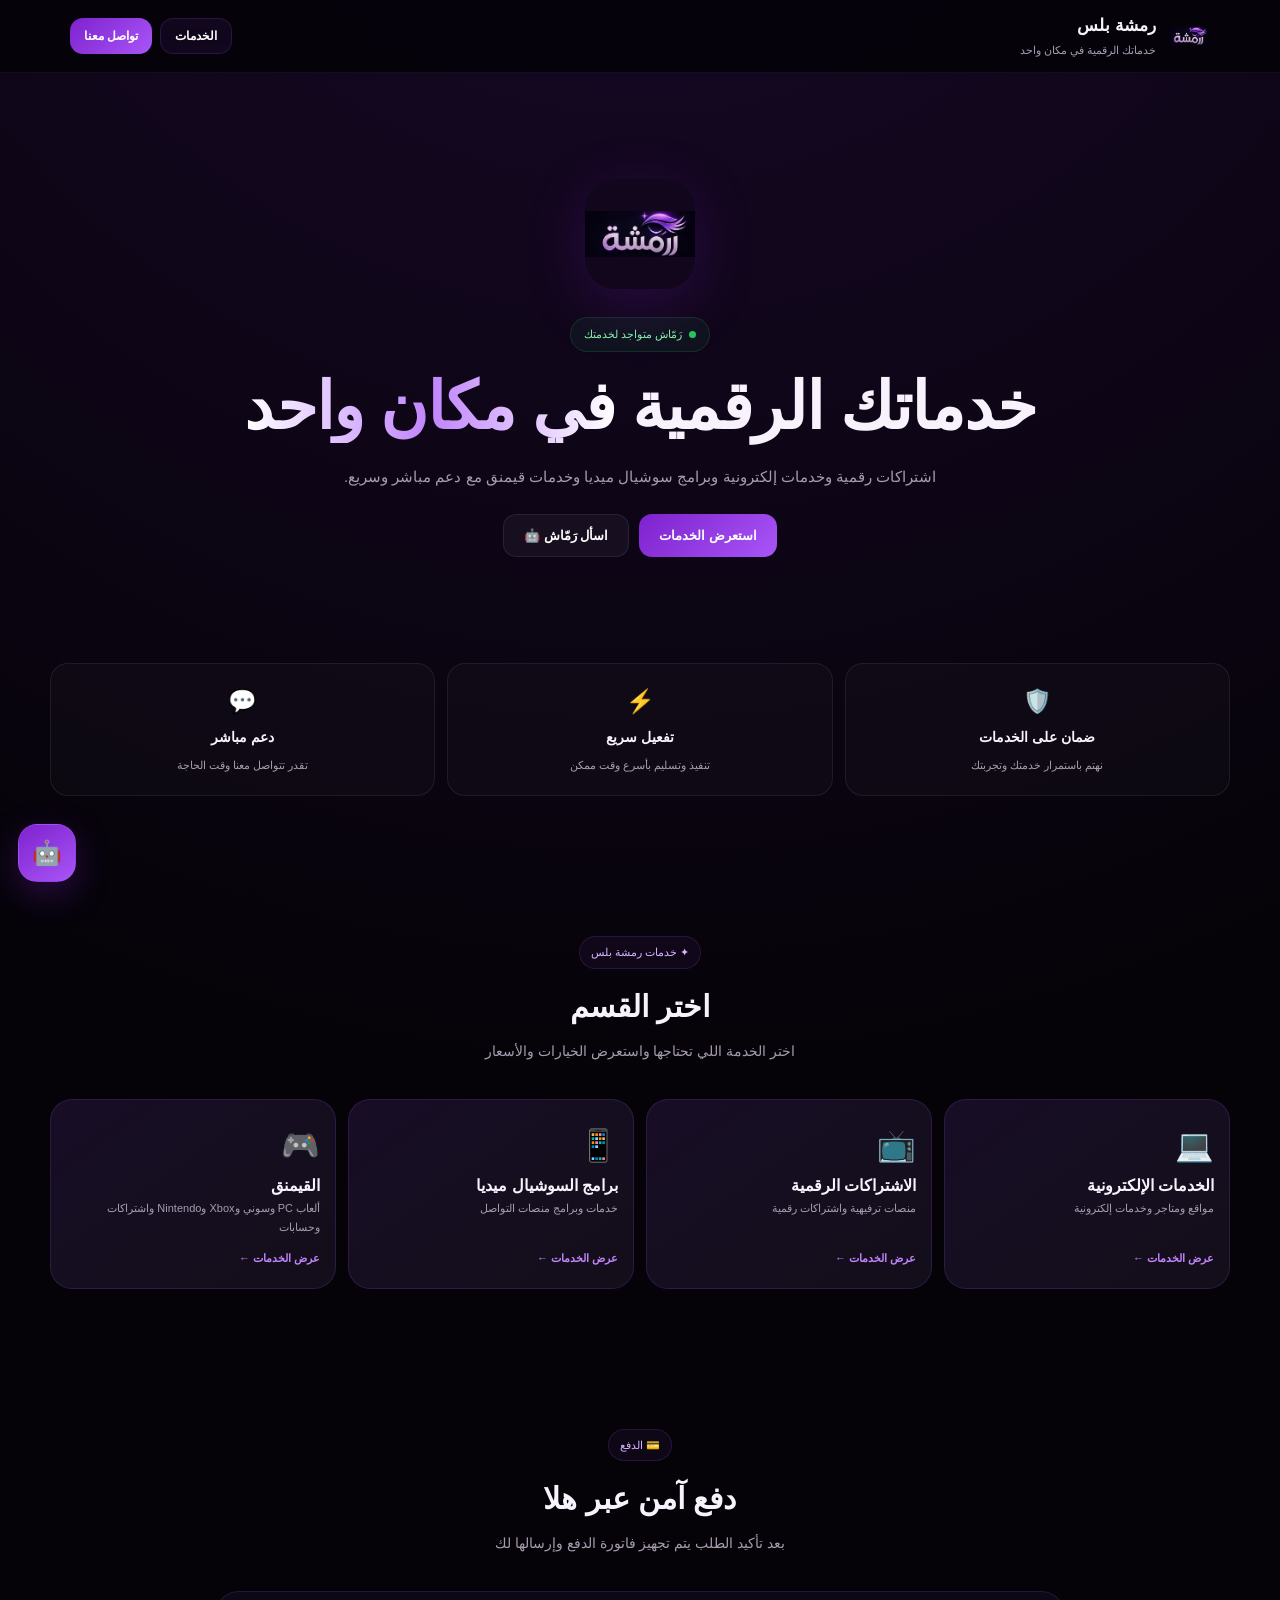
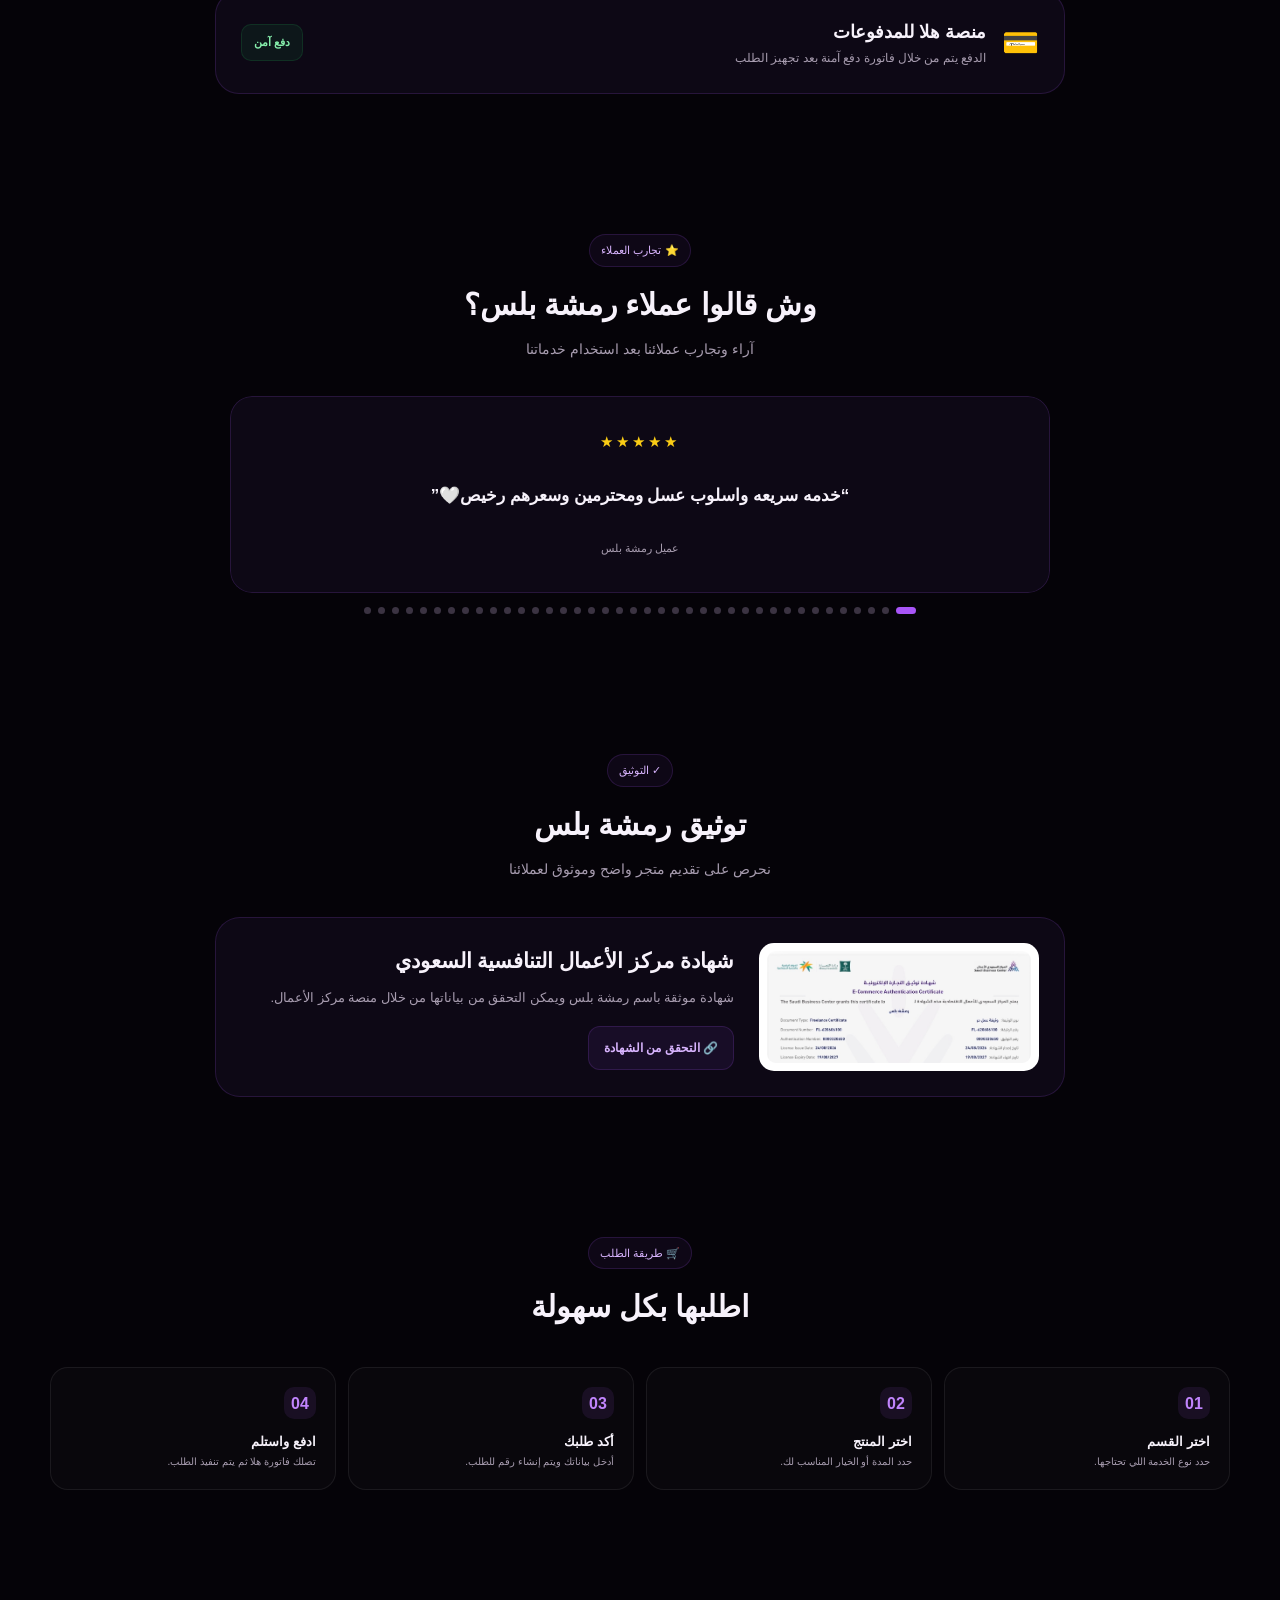
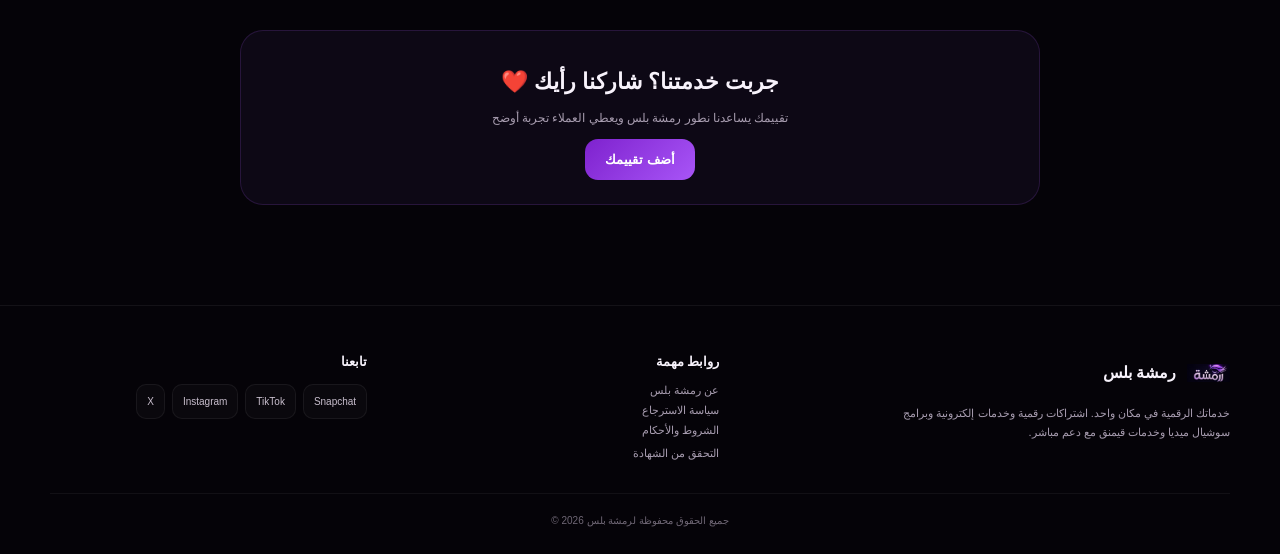
<file: index.html>
<!DOCTYPE html>
<html lang="ar" dir="rtl">
<head>
<meta charset="UTF-8">
<meta name="viewport" content="width=device-width, initial-scale=1.0">
<title>رمشة بلس | اشتراكات رقمية وخدمات إلكترونية</title>
<meta name="description" content="رمشة بلس - خدمات إلكترونية واشتراكات رقمية وبرامج سوشيال ميديا وخدمات قيمنق مع دعم مباشر.">
<meta name="robots" content="index,follow">
<link rel="canonical" href="https://ramshaplus.store/">
<link rel="icon" href="IMG_1574.jpeg">
<link rel="apple-touch-icon" href="IMG_1574.jpeg">

<script async src="https://www.googletagmanager.com/gtag/js?id=G-39RQ039RLK"></script>
<script>
window.dataLayer=window.dataLayer||[];
function gtag(){dataLayer.push(arguments);}
gtag('js',new Date());
gtag('config','G-39RQ039RLK');
</script>

<style>
*{box-sizing:border-box;margin:0;padding:0}
:root{--bg:#050308;--card:#0d0815;--purple:#a855f7;--purple2:#7e22ce;--text:#f7f2fb;--muted:#a79caf;--green:#22c55e;--border:rgba(168,85,247,.17);--shadow:0 20px 60px rgba(0,0,0,.38)}
html{scroll-behavior:smooth}
body{background:radial-gradient(circle at 50% -10%,rgba(126,34,206,.18),transparent 35%),var(--bg);color:var(--text);font-family:Tahoma,Arial,sans-serif;line-height:1.7;overflow-x:hidden}
body.modal-open{overflow:hidden}
button,input{font-family:inherit}
button{cursor:pointer}
a{color:inherit;text-decoration:none}
img{max-width:100%}
.header{position:sticky;top:0;z-index:1000;background:rgba(5,3,8,.88);backdrop-filter:blur(18px);border-bottom:1px solid rgba(255,255,255,.05)}
.header-inner{max-width:1180px;margin:auto;min-height:72px;padding:10px 20px;display:flex;align-items:center;justify-content:space-between;gap:15px}
.brand,.footer-brand{display:flex;align-items:center;gap:11px}
.brand img,.footer-brand img{width:43px;height:43px;object-fit:contain;border-radius:13px}
.brand-name{font-size:17px;font-weight:900}.brand-sub{font-size:11px;color:var(--muted)}
.header-actions{display:flex;gap:8px}
.header-btn,.btn{border-radius:13px;padding:10px 14px;font-weight:900;font-size:12px;transition:.2s}
.header-btn{border:1px solid var(--border);background:rgba(168,85,247,.08);color:#fff}
.header-btn.primary,.btn-primary{background:linear-gradient(135deg,var(--purple2),var(--purple));border:0;color:white}
.container{width:min(1180px,calc(100% - 32px));margin:auto}
.section{padding:70px 0}
.section-head{text-align:center;max-width:700px;margin:0 auto 35px}
.section-kicker{display:inline-block;padding:6px 11px;border:1px solid var(--border);border-radius:999px;color:#d8b4fe;background:rgba(168,85,247,.06);font-size:11px;margin-bottom:12px}
.section-title{font-size:30px;font-weight:900}.section-desc{color:var(--muted);font-size:14px;margin-top:8px}
.hero{min-height:590px;display:flex;align-items:center;text-align:center}
.hero-inner{max-width:850px;margin:auto}
.hero-logo{width:110px;height:110px;object-fit:contain;border-radius:30px;margin-bottom:20px;box-shadow:0 15px 60px rgba(126,34,206,.22)}
.online-badge{display:table;margin:0 auto 16px;padding:7px 13px;border-radius:999px;background:rgba(34,197,94,.07);border:1px solid rgba(34,197,94,.16);color:#86efac;font-size:11px}
.online-dot{display:inline-block;width:7px;height:7px;background:var(--green);border-radius:50%;margin-left:7px}
.hero h1{font-size:clamp(34px,6vw,65px);line-height:1.2;font-weight:900;letter-spacing:-1px}
.hero h1 span{background:linear-gradient(90deg,#fff,#c084fc,#fff);-webkit-background-clip:text;color:transparent}
.hero p{color:var(--muted);font-size:15px;max-width:650px;margin:18px auto 25px}
.hero-actions{display:flex;justify-content:center;flex-wrap:wrap;gap:10px}
.btn{padding:13px 20px;font-size:13px}.btn-secondary{color:white;background:rgba(255,255,255,.045);border:1px solid rgba(255,255,255,.08)}
.trust-grid{display:grid;grid-template-columns:repeat(3,1fr);gap:12px}
.trust-card{padding:18px;background:rgba(255,255,255,.025);border:1px solid rgba(255,255,255,.07);border-radius:18px;text-align:center}
.trust-icon{font-size:23px;margin-bottom:5px}.trust-card strong{display:block;font-size:14px}.trust-card span{color:var(--muted);font-size:11px}
.categories{display:grid;grid-template-columns:repeat(4,1fr);gap:12px}
.category-card{min-height:175px;padding:20px 15px;background:linear-gradient(145deg,rgba(168,85,247,.07),rgba(255,255,255,.025)),var(--card);border:1px solid var(--border);border-radius:22px;display:flex;flex-direction:column;justify-content:space-between;cursor:pointer;transition:.25s}
.category-card:hover{transform:translateY(-4px);border-color:rgba(168,85,247,.4)}
.category-icon{font-size:31px}.category-title{font-size:16px;font-weight:900}.category-desc{color:var(--muted);font-size:11px}.category-open{color:#c084fc;font-size:11px;font-weight:800;margin-top:12px}

/* أقسام القيمنق الفرعية */
.gaming-subcategories{display:grid;grid-template-columns:repeat(2,minmax(0,1fr));gap:13px}
.gaming-subcategory{min-width:0;min-height:175px;padding:17px;background:linear-gradient(145deg,rgba(168,85,247,.09),rgba(255,255,255,.02)),var(--card);border:1px solid var(--border);border-radius:20px;display:flex;align-items:center;gap:14px;text-align:right;color:var(--text);transition:transform .2s,border-color .2s}
.gaming-subcategory:hover{transform:translateY(-3px);border-color:rgba(168,85,247,.5)}
.gaming-subcategory img{width:76px;height:76px;flex:0 0 76px;object-fit:contain;border-radius:15px;background:rgba(255,255,255,.04);padding:5px}
.gaming-subcategory-icon{width:76px;height:76px;flex:0 0 76px;display:grid;place-items:center;font-size:36px;background:rgba(168,85,247,.1);border-radius:15px}
.gaming-subcategory-title{font-size:14px;font-weight:900}
.gaming-subcategory-desc{font-size:10px;color:var(--muted);margin-top:4px}
.gaming-subcategory-open{font-size:10px;color:#c084fc;font-weight:900;margin-top:9px}
.category-back-wrap{margin-bottom:15px}
.category-back{width:100%;padding:11px 14px;border:1px solid var(--border);background:rgba(168,85,247,.07);border-radius:12px;color:#d8b4fe;font-weight:900;font-size:12px;text-align:right}
.category-back:hover{background:rgba(168,85,247,.14)}

.payment-card{max-width:850px;margin:auto;padding:25px;border:1px solid var(--border);border-radius:24px;background:var(--card);display:flex;align-items:center;justify-content:space-between;gap:25px}
.payment-info{display:flex;align-items:center;gap:16px}.payment-icon{font-size:30px}.payment-info h3{font-size:18px}.payment-info p{color:var(--muted);font-size:12px}
.payment-tag{padding:8px 12px;border-radius:10px;background:rgba(34,197,94,.08);border:1px solid rgba(34,197,94,.14);color:#86efac;font-size:11px;font-weight:800}
.overlay{position:fixed;inset:0;background:rgba(0,0,0,.75);backdrop-filter:blur(8px);z-index:2000;display:none;padding:18px;overflow-y:auto}
.overlay.active{display:flex;align-items:center;justify-content:center}
.modal{width:min(900px,100%);max-height:90vh;overflow:auto;background:#0a0710;border:1px solid rgba(168,85,247,.2);border-radius:24px;box-shadow:var(--shadow)}
.modal-head{position:sticky;top:0;z-index:2;background:rgba(10,7,16,.96);border-bottom:1px solid rgba(255,255,255,.06);padding:17px 20px;display:flex;align-items:center;justify-content:space-between;gap:10px}
.modal-title{font-size:18px;font-weight:900}.modal-close{width:36px;height:36px;border-radius:11px;border:1px solid rgba(255,255,255,.07);background:rgba(255,255,255,.04);color:#fff;font-size:18px}
.modal-body{padding:20px}.products-grid{display:grid;grid-template-columns:repeat(2,minmax(0,1fr));gap:12px}
.product{padding:16px;border:1px solid rgba(255,255,255,.065);background:rgba(255,255,255,.025);border-radius:18px}
.product-top{display:flex;justify-content:space-between;gap:10px;align-items:flex-start}.product-name{font-weight:900;font-size:14px}.product-desc{color:var(--muted);font-size:10px;margin-top:3px}
.product-options{display:flex;flex-wrap:wrap;gap:7px;margin-top:13px}
.option-btn{flex:1;min-width:90px;border:1px solid rgba(168,85,247,.16);background:rgba(168,85,247,.05);color:#eee;padding:9px 7px;border-radius:11px;font-size:11px;font-weight:800}
.option-btn:hover{background:rgba(168,85,247,.13)}
.option-btn.contact{color:#c084fc}
.option-btn.unavailable,.option-btn:disabled{background:#2a2630 !important;border:1px solid #3f394a !important;color:#8f859e !important;cursor:not-allowed !important;opacity:1 !important}
.unavailable-note{margin-top:12px;padding:10px;border-radius:11px;text-align:center;background:rgba(239,68,68,.07);border:1px solid rgba(239,68,68,.2);color:#fca5a5;font-size:12px;font-weight:bold}
.checkout-box{max-width:530px;margin:auto}.checkout-product{padding:15px;border-radius:15px;background:rgba(168,85,247,.055);border:1px solid var(--border);margin-bottom:18px}
.checkout-product strong{display:block}.checkout-product span{color:#c084fc;font-size:12px}
.field{margin-bottom:13px}.field label{display:block;font-size:11px;color:#c7bdcc;margin-bottom:6px}
.field input{width:100%;border:1px solid rgba(255,255,255,.08);background:#08060b;color:#fff;padding:12px 13px;border-radius:12px;outline:none}
.order-note{font-size:10px;color:var(--muted);margin:10px 0 15px}.checkout-actions{display:flex;gap:8px}.checkout-actions .btn{flex:1}
.review-wrap{max-width:820px;margin:auto}.review-slider{overflow:hidden;border-radius:22px}.review-track{display:flex;transition:transform .45s ease}
.review-slide{min-width:100%;padding:32px 25px;background:var(--card);border:1px solid var(--border);border-radius:22px;text-align:center}
.stars{color:#facc15;letter-spacing:3px;font-size:15px;margin-bottom:14px}.review-text{font-size:17px;font-weight:700;min-height:55px;display:flex;align-items:center;justify-content:center}
.review-author{color:var(--muted);font-size:11px;margin-top:15px}.slider-controls{display:flex;justify-content:center;gap:7px;margin-top:14px}
.dot{width:7px;height:7px;border:0;border-radius:50%;background:#3b3342}.dot.active{width:20px;border-radius:99px;background:var(--purple)}
.certificate{max-width:850px;margin:auto;display:grid;grid-template-columns:280px 1fr;gap:25px;align-items:center;padding:25px;background:var(--card);border:1px solid var(--border);border-radius:25px}
.certificate-img{background:#fff;border-radius:15px;padding:8px}.certificate-img img{width:100%;display:block;border-radius:9px}
.certificate-info h3{font-size:21px;margin-bottom:8px}.certificate-info p{color:var(--muted);font-size:13px;margin-bottom:17px}
.verify-btn{display:inline-block;padding:11px 15px;border-radius:12px;background:rgba(168,85,247,.08);border:1px solid var(--border);color:#d8b4fe;font-size:12px;font-weight:900}
.steps{display:grid;grid-template-columns:repeat(4,1fr);gap:12px}.step{padding:19px;border:1px solid rgba(255,255,255,.07);background:rgba(255,255,255,.02);border-radius:18px}
.step-number{width:32px;height:32px;display:grid;place-items:center;border-radius:10px;background:rgba(168,85,247,.1);color:#c084fc;font-weight:900;margin-bottom:12px}
.step h3{font-size:13px}.step p{color:var(--muted);font-size:10px}
.review-cta{max-width:800px;margin:auto;text-align:center;padding:32px 20px;border-radius:23px;border:1px solid var(--border);background:var(--card)}
.review-cta h3{font-size:22px}.review-cta p{color:var(--muted);font-size:12px;margin:7px 0 17px}
.footer{border-top:1px solid rgba(255,255,255,.06);padding:45px 0 25px;margin-top:30px}
.footer-top{display:grid;grid-template-columns:1.5fr 1fr 1fr;gap:35px}.footer-brand{margin-bottom:10px}.footer-brand img{width:43px;height:43px;object-fit:contain;border-radius:13px}
.footer p{color:var(--muted);font-size:11px;max-width:350px}
.footer h4{font-size:13px;margin-bottom:11px}.footer-links{display:flex;flex-direction:column;gap:7px}
.footer-links button,.footer-links a{background:none;border:0;text-align:right;color:var(--muted);font-size:11px;padding:0}
.socials{display:flex;flex-wrap:wrap;gap:7px}.social{padding:8px 10px;border-radius:10px;border:1px solid rgba(255,255,255,.06);background:rgba(255,255,255,.025);font-size:10px;color:#c8becd}
.footer-bottom{border-top:1px solid rgba(255,255,255,.05);margin-top:30px;padding-top:18px;text-align:center;color:#6f6775;font-size:10px}
.policy-content{color:#c9c1cf;font-size:12px}.policy-content h3{color:#fff;font-size:15px;margin:17px 0 6px}.policy-content p{margin-bottom:8px}
.ramash-button{position:fixed;left:18px;bottom:18px;z-index:1500;width:58px;height:58px;border-radius:19px;border:1px solid rgba(168,85,247,.4);background:linear-gradient(145deg,#7e22ce,#a855f7);color:#fff;box-shadow:0 12px 35px rgba(126,34,206,.3);font-size:24px}
.ramash-window{position:fixed;left:18px;bottom:88px;z-index:1500;width:min(360px,calc(100vw - 30px));height:490px;display:none;flex-direction:column;background:#09070d;border:1px solid rgba(168,85,247,.22);border-radius:23px;box-shadow:0 25px 70px rgba(0,0,0,.55);overflow:hidden}
.ramash-window.active{display:flex}.ramash-head{padding:14px;display:flex;align-items:center;justify-content:space-between;background:rgba(126,34,206,.18);border-bottom:1px solid rgba(255,255,255,.06)}
.ramash-title{display:flex;align-items:center;gap:9px}.ramash-avatar{width:38px;height:38px;display:grid;place-items:center;border-radius:12px;background:rgba(168,85,247,.15)}
.ramash-title strong{font-size:13px}.ramash-title span{display:block;color:#86efac;font-size:9px}.ramash-close{width:30px;height:30px;border:0;background:rgba(255,255,255,.05);border-radius:9px;color:#fff}
.ramash-messages{flex:1;overflow-y:auto;padding:13px;display:flex;flex-direction:column;gap:9px}
.msg{max-width:90%;padding:10px 11px;border-radius:13px;font-size:11px;white-space:pre-line}.msg.bot{align-self:flex-start;background:rgba(255,255,255,.045);border:1px solid rgba(255,255,255,.05)}.msg.user{align-self:flex-end;background:linear-gradient(135deg,#6d28d9,#9333ea)}
.ramash-quick{padding:8px 10px;display:flex;gap:5px;overflow-x:auto;border-top:1px solid rgba(255,255,255,.04)}
.quick-btn{flex:0 0 auto;border:1px solid rgba(168,85,247,.16);background:rgba(168,85,247,.06);color:#d8b4fe;padding:6px 9px;border-radius:9px;font-size:9px}
.ramash-input{display:flex;gap:6px;padding:10px;border-top:1px solid rgba(255,255,255,.06)}
.ramash-input input{min-width:0;flex:1;background:#050308;border:1px solid rgba(255,255,255,.07);color:#fff;border-radius:11px;padding:10px;font-size:11px;outline:none}
.ramash-send{width:42px;border:0;border-radius:11px;background:var(--purple);color:#fff}
.toast{position:fixed;right:50%;bottom:20px;transform:translate(50%,20px);opacity:0;pointer-events:none;z-index:5000;background:#17101f;border:1px solid rgba(168,85,247,.25);color:#fff;padding:11px 16px;border-radius:12px;font-size:11px;transition:.25s}
.toast.show{opacity:1;transform:translate(50%,0)}
@media(max-width:900px){.categories{grid-template-columns:repeat(2,1fr)}.steps{grid-template-columns:repeat(2,1fr)}.certificate{grid-template-columns:220px 1fr}}
@media(max-width:650px){
.header-inner{min-height:65px;padding:8px 12px}.brand-sub{display:none}.brand-name{font-size:15px}.brand img{width:38px;height:38px}.header-btn{padding:8px 10px;font-size:10px}
.hero{min-height:530px}.hero-logo{width:90px;height:90px}.hero h1{font-size:39px}.hero p{font-size:13px;padding:0 12px}
.section{padding:52px 0}.section-title{font-size:25px}.container{width:calc(100% - 22px)}
.trust-grid{grid-template-columns:1fr}.trust-card{display:flex;align-items:center;text-align:right;gap:12px;padding:13px}.trust-icon{margin:0}
.categories{gap:8px}.category-card{min-height:155px;padding:15px 12px;border-radius:17px}.category-icon{font-size:26px}.category-title{font-size:13px}.category-desc{font-size:9px}
.gaming-subcategories{gap:9px}.gaming-subcategory{min-height:155px;padding:12px;flex-direction:column;align-items:flex-start;gap:9px}.gaming-subcategory img,.gaming-subcategory-icon{width:58px;height:58px;flex-basis:58px}.gaming-subcategory-title{font-size:12px}.gaming-subcategory-desc{font-size:9px}
.payment-card{flex-direction:column;align-items:stretch;padding:18px;gap:15px}
.products-grid{grid-template-columns:1fr}.modal-body{padding:13px}.modal{max-height:92vh}
.certificate{grid-template-columns:1fr;padding:16px}.certificate-img{max-width:280px;margin:auto}.certificate-info{text-align:center}
.steps{grid-template-columns:1fr 1fr;gap:8px}.step{padding:14px}.footer-top{grid-template-columns:1fr;gap:25px}.review-text{font-size:14px}
.ramash-window{left:10px;bottom:83px;width:calc(100vw - 20px);height:475px}.ramash-button{left:12px;bottom:12px}
}
@media(max-width:380px){.header-actions .header-btn:first-child{display:none}.hero h1{font-size:34px}.category-card{min-height:145px}}
</style>
</head>

<body>

<header class="header">
  <div class="header-inner">
    <a href="#" class="brand"><img src="IMG_1574.jpeg" alt="شعار رمشة بلس"><div><div class="brand-name">رمشة بلس</div><div class="brand-sub">خدماتك الرقمية في مكان واحد</div></div></a>
    <div class="header-actions">
      <button class="header-btn" onclick="scrollToSection('categories')">الخدمات</button>
      <button class="header-btn primary" onclick="openWhatsApp()">تواصل معنا</button>
    </div>
  </div>
</header>

<section class="hero"><div class="container"><div class="hero-inner">
  <img class="hero-logo" src="IMG_1574.jpeg" alt="رمشة بلس">
  <div class="online-badge"><span class="online-dot"></span>رَمّاش متواجد لخدمتك</div>
  <h1>خدماتك الرقمية <span>في مكان واحد</span></h1>
  <p>اشتراكات رقمية وخدمات إلكترونية وبرامج سوشيال ميديا وخدمات قيمنق مع دعم مباشر وسريع.</p>
  <div class="hero-actions">
    <button class="btn btn-primary" onclick="scrollToSection('categories')">استعرض الخدمات</button>
    <button class="btn btn-secondary" onclick="openRamash()">اسأل رَمّاش 🤖</button>
  </div>
</div></div></section>

<section class="section" style="padding-top:0"><div class="container"><div class="trust-grid">
  <div class="trust-card"><div class="trust-icon">🛡️</div><div><strong>ضمان على الخدمات</strong><span>نهتم باستمرار خدمتك وتجربتك</span></div></div>
  <div class="trust-card"><div class="trust-icon">⚡</div><div><strong>تفعيل سريع</strong><span>تنفيذ وتسليم بأسرع وقت ممكن</span></div></div>
  <div class="trust-card"><div class="trust-icon">💬</div><div><strong>دعم مباشر</strong><span>تقدر تتواصل معنا وقت الحاجة</span></div></div>
</div></div></section>

<section class="section" id="categories"><div class="container">
  <div class="section-head"><div class="section-kicker">✦ خدمات رمشة بلس</div><h2 class="section-title">اختر القسم</h2><p class="section-desc">اختر الخدمة اللي تحتاجها واستعرض الخيارات والأسعار</p></div>
  <div class="categories" id="categoryGrid"></div>
</div></section>

<section class="section"><div class="container">
  <div class="section-head"><div class="section-kicker">💳 الدفع</div><h2 class="section-title">دفع آمن عبر هلا</h2><p class="section-desc">بعد تأكيد الطلب يتم تجهيز فاتورة الدفع وإرسالها لك</p></div>
  <div class="payment-card"><div class="payment-info"><div class="payment-icon">💳</div><div><h3>منصة هلا للمدفوعات</h3><p>الدفع يتم من خلال فاتورة دفع آمنة بعد تجهيز الطلب</p></div></div><div class="payment-tag">دفع آمن</div></div>
</div></section>

<section class="section"><div class="container">
  <div class="section-head"><div class="section-kicker">⭐ تجارب العملاء</div><h2 class="section-title">وش قالوا عملاء رمشة بلس؟</h2><p class="section-desc">آراء وتجارب عملائنا بعد استخدام خدماتنا</p></div>
  <div class="review-wrap"><div class="review-slider"><div class="review-track" id="reviewTrack"></div></div><div class="slider-controls" id="reviewDots"></div></div>
</div></section>

<section class="section"><div class="container">
  <div class="section-head"><div class="section-kicker">✓ التوثيق</div><h2 class="section-title">توثيق رمشة بلس</h2><p class="section-desc">نحرص على تقديم متجر واضح وموثوق لعملائنا</p></div>
  <div class="certificate"><div class="certificate-img"><img src="IMG_1893.jpeg" alt="شهادة توثيق رمشة بلس"></div><div class="certificate-info">
    <h3>شهادة مركز الأعمال التنافسية السعودي</h3><p>شهادة موثقة باسم رمشة بلس ويمكن التحقق من بياناتها من خلال منصة مركز الأعمال.</p>
    <a class="verify-btn" href="https://business.sa/ar/eservices/details/3fd371e5-11de-4078-08cf-08dbf015747a" target="_blank" rel="noopener">🔗 التحقق من الشهادة</a>
  </div></div>
</div></section>

<section class="section"><div class="container">
  <div class="section-head"><div class="section-kicker">🛒 طريقة الطلب</div><h2 class="section-title">اطلبها بكل سهولة</h2></div>
  <div class="steps">
    <div class="step"><div class="step-number">01</div><h3>اختر القسم</h3><p>حدد نوع الخدمة اللي تحتاجها.</p></div>
    <div class="step"><div class="step-number">02</div><h3>اختر المنتج</h3><p>حدد المدة أو الخيار المناسب لك.</p></div>
    <div class="step"><div class="step-number">03</div><h3>أكد طلبك</h3><p>أدخل بياناتك ويتم إنشاء رقم للطلب.</p></div>
    <div class="step"><div class="step-number">04</div><h3>ادفع واستلم</h3><p>تصلك فاتورة هلا ثم يتم تنفيذ الطلب.</p></div>
  </div>
</div></section>

<section class="section"><div class="container"><div class="review-cta">
  <h3>جربت خدمتنا؟ شاركنا رأيك ❤️</h3><p>تقييمك يساعدنا نطور رمشة بلس ويعطي العملاء تجربة أوضح</p>
  <a href="https://docs.google.com/forms/d/12UfiXVwpV9v-mZhR9fCthrwzqM962aI8nIpsQZdZw9k/viewform" target="_blank" rel="noopener" class="btn btn-primary">أضف تقييمك</a>
</div></div></section>

<footer class="footer"><div class="container"><div class="footer-top">
  <div><div class="footer-brand"><img src="IMG_1574.jpeg" alt="رمشة بلس"><strong>رمشة بلس</strong></div><p>خدماتك الرقمية في مكان واحد. اشتراكات رقمية وخدمات إلكترونية وبرامج سوشيال ميديا وخدمات قيمنق مع دعم مباشر.</p></div>
  <div><h4>روابط مهمة</h4><div class="footer-links">
    <button onclick="openPolicy('about')">عن رمشة بلس</button><button onclick="openPolicy('refund')">سياسة الاسترجاع</button><button onclick="openPolicy('terms')">الشروط والأحكام</button>
    <a href="https://business.sa/ar/eservices/details/3fd371e5-11de-4078-08cf-08dbf015747a" target="_blank" rel="noopener">التحقق من الشهادة</a>
  </div></div>
  <div><h4>تابعنا</h4><div class="socials">
    <a class="social" href="https://snapchat.com/t/M5LXgWuQ" target="_blank" rel="noopener">Snapchat</a>
    <a class="social" href="https://www.tiktok.com/@ramshaplus" target="_blank" rel="noopener">TikTok</a>
    <a class="social" href="https://www.instagram.com/@ramshaplus" target="_blank" rel="noopener">Instagram</a>
    <a class="social" href="https://x.com/ramshaplus" target="_blank" rel="noopener">X</a>
  </div></div>
</div><div class="footer-bottom">جميع الحقوق محفوظة لرمشة بلس 2026 ©</div></div></footer>

<div class="overlay" id="categoryOverlay"><div class="modal">
  <div class="modal-head"><div class="modal-title" id="categoryModalTitle">الخدمات</div><button class="modal-close" onclick="closeCategory()" aria-label="إغلاق">×</button></div>
  <div class="modal-body">
    <div class="category-back-wrap" id="categoryBackWrap" hidden></div>
    <div class="products-grid" id="productsGrid"></div>
  </div>
</div></div>

<div class="overlay" id="checkoutOverlay"><div class="modal">
  <div class="modal-head"><div class="modal-title">تأكيد الطلب</div><button class="modal-close" onclick="closeCheckout()" aria-label="إغلاق">×</button></div>
  <div class="modal-body"><div class="checkout-box">
    <div class="checkout-product"><strong id="checkoutProduct">المنتج</strong><span id="checkoutPrice">السعر</span></div>
    <div class="field"><label for="customerName">اسم العميل</label><input id="customerName" type="text" placeholder="اكتب اسمك"></div>
    <div class="field"><label for="customerPhone">رقم الجوال</label><input id="customerPhone" type="tel" placeholder="05xxxxxxxx"></div>
    <div class="order-note">بعد الضغط على تأكيد الطلب سيتم فتح واتساب وإرسال تفاصيل طلبك، وبعدها يتم تجهيز فاتورة الدفع عبر هلا.</div>
    <div class="checkout-actions"><button class="btn btn-secondary" onclick="closeCheckout()">رجوع</button><button class="btn btn-primary" onclick="confirmOrder()">تأكيد الطلب</button></div>
  </div></div>
</div></div>

<div class="overlay" id="policyOverlay"><div class="modal">
  <div class="modal-head"><div class="modal-title" id="policyTitle">المعلومات</div><button class="modal-close" onclick="closePolicy()" aria-label="إغلاق">×</button></div>
  <div class="modal-body"><div class="policy-content" id="policyContent"></div></div>
</div></div>

<button class="ramash-button" onclick="toggleRamash()" aria-label="رَمّاش">🤖</button>
<div class="ramash-window" id="ramashWindow">
  <div class="ramash-head"><div class="ramash-title"><div class="ramash-avatar">🤖</div><div><strong>رَمّاش</strong><span>متواجد لخدمتك</span></div></div><button class="ramash-close" onclick="closeRamash()" aria-label="إغلاق">×</button></div>
  <div class="ramash-messages" id="ramashMessages"><div class="msg bot">هلا والله 👋🏻 أنا رَمّاش 🤖

أقدر أساعدك تعرف الأسعار والخدمات وطريقة الطلب.</div></div>
  <div class="ramash-quick">
    <button class="quick-btn" onclick="quickRamash('الاسعار')">الأسعار</button>
    <button class="quick-btn" onclick="quickRamash('نتفلكس')">نتفلكس</button>
    <button class="quick-btn" onclick="quickRamash('شاهد')">شاهد</button>
    <button class="quick-btn" onclick="quickRamash('يوتيوب')">يوتيوب</button>
    <button class="quick-btn" onclick="quickRamash('طريقة الطلب')">طريقة الطلب</button>
  </div>
  <div class="ramash-input"><input id="ramashInput" type="text" placeholder="اكتب سؤالك..." onkeydown="if(event.key==='Enter')sendRamash()"><button class="ramash-send" onclick="sendRamash()" aria-label="إرسال">↑</button></div>
</div>
<div class="toast" id="toast" role="status" aria-live="polite"></div>

<script>
"use strict";

const WHATSAPP="966501286453";

const categories={
  digital:{title:"الخدمات الإلكترونية",icon:"💻",desc:"مواقع ومتاجر وخدمات إلكترونية",products:[
    {name:"إنشاء موقع إلكتروني",description:"تصميم وتجهيز موقع إلكتروني",options:[{label:"45.99 ريال",price:45.99}]},
    {name:"إنشاء متجر إلكتروني",description:"إنشاء وتجهيز متجر إلكتروني",options:[{label:"22.99 ريال",price:22.99}]},
    {name:"تطوير وتعديل متجر",description:"تطوير أو تعديل حسب الطلب",options:[{label:"تواصل معنا",contact:true}]},
    {name:"تعديل موقع إلكتروني",description:"تعديلات وتحسينات على موقعك",options:[{label:"14.99 ريال",price:14.99}]},
    {name:"إضافة المنتجات",description:"إضافة وترتيب منتجات متجرك",options:[{label:"8.99 ريال",price:8.99}]},
    {name:"خدمة إلكترونية مخصصة",description:"خدمة حسب احتياجك",options:[{label:"تواصل معنا",contact:true}]}
  ]},
  subscriptions:{title:"الاشتراكات الرقمية",icon:"📺",desc:"منصات ترفيهية واشتراكات رقمية",products:[
    {name:"Netflix",description:"اشتراك نتفلكس",options:[{label:"شهر — 9.99 ريال",price:9.99},{label:"سنة — 59.99 ريال",price:59.99}]},
    {name:"Shahid VIP",description:"اشتراك شاهد VIP",options:[{label:"شهر — 9.99 ريال",price:9.99},{label:"سنة — 49.99 ريال",price:49.99}]},
    {name:"Shahid مباريات",description:"اشتراك شاهد للمباريات",options:[{label:"شهر — 62.99 ريال",price:62.99},{label:"سنة — 94.99 ريال",price:94.99}]},
    {name:"YouTube Premium",description:"يوتيوب بريميوم",options:[{label:"شهر — 15.99 ريال",price:15.99},{label:"سنة — 29.99 ريال",price:29.99}]}
  ]},
  social:{title:"برامج السوشيال ميديا",icon:"📱",desc:"خدمات وبرامج منصات التواصل",products:[
    {name:"Snapchat Plus",description:"اشتراك سناب بلس",options:[{label:"3 أشهر — 32.99 ريال",price:32.99},{label:"6 أشهر — 45.99 ريال",price:45.99},{label:"12 شهر — 89.99 ريال",price:89.99}]},
    {name:"متابعين TikTok",description:"خدمات متابعين تيك توك",options:[{label:"تواصل معنا",contact:true}]},
    {name:"متابعين Instagram",description:"خدمات متابعين انستقرام",options:[{label:"تواصل معنا",contact:true}]},
    {name:"متابعين X",description:"خدمات متابعين منصة X",options:[{label:"تواصل معنا",contact:true}]}
  ]},
  gaming:{title:"القيمنق",icon:"🎮",desc:"ألعاب PC وسوني وXbox وNintendo واشتراكات وحسابات",products:[
    {name:"PlayStation Plus",description:"اشتراك PS Plus",options:[
      {label:"شهر — غير متوفر",unavailable:true},
      {label:"3 أشهر — غير متوفر",unavailable:true},
      {label:"سنة — غير متوفر",unavailable:true}
    ]},
    {name:"Fortnite Accounts",description:"حسابات فورتنايت",options:[{label:"تواصل معنا",contact:true}]},
    {name:"V-Bucks",description:"عملات فورتنايت",options:[{label:"تواصل معنا",contact:true}]},
    {name:"Random Accounts",description:"حسابات عشوائية",options:[{label:"تواصل معنا",contact:true}]}
  ]}
};

/* الأقسام الفرعية للقيمنق */
categories.gaming.subcategories=[
  {
    key:"pc",
    title:"ألعاب PC",
    image:"IMG_2502.webp",
    desc:"ألعاب الكمبيوتر وSteam",
    products:[{name:"ألعاب PC",description:"ألعاب الكمبيوتر وSteam",options:[{label:"تواصل معنا",contact:true}]}]
  },
  {
    key:"playstation",
    title:"ألعاب سوني",
    image:"IMG_2501.jpeg",
    desc:"ألعاب وخدمات PlayStation",
    products:[{name:"ألعاب سوني",description:"ألعاب وخدمات PlayStation",options:[{label:"تواصل معنا",contact:true}]}]
  },
  {
    key:"xbox",
    title:"ألعاب Xbox",
    image:"IMG_2503.webp",
    desc:"ألعاب وخدمات إكس بوكس",
    products:[{name:"ألعاب Xbox",description:"ألعاب وخدمات إكس بوكس",options:[{label:"تواصل معنا",contact:true}]}]
  },
  {
    key:"nintendo",
    title:"ألعاب Nintendo",
    image:"IMG_2504.png",
    desc:"ألعاب وخدمات نينتندو",
    products:[{name:"ألعاب Nintendo",description:"ألعاب وخدمات نينتندو",options:[{label:"تواصل معنا",contact:true}]}]
  },
  {
    key:"accounts",
    title:"الاشتراكات والحسابات",
    icon:"👾",
    desc:"بلس سوني وفورتنايت وV-Bucks وحسابات",
    products:categories.gaming.products
  }
];

const categoryGrid=document.getElementById("categoryGrid");

Object.entries(categories).forEach(([key,category])=>{
  const card=document.createElement("div");
  card.className="category-card";
  card.innerHTML=`<div><div class="category-icon">${category.icon}</div><div class="category-title">${category.title}</div><div class="category-desc">${category.desc}</div></div><div class="category-open">عرض الخدمات ←</div>`;
  card.addEventListener("click",()=>openCategory(key));
  categoryGrid.appendChild(card);
});

/* فتح الأقسام */
function openCategory(key){
  const category=categories[key];
  if(!category)return;

  if(key==="gaming"){
    renderGamingSubcategories();
    return;
  }

  renderCategoryProducts(category.title,category.products,false);
}

/* عرض بطاقات القيمنق الفرعية */
function renderGamingSubcategories(){
  const category=categories.gaming;
  const grid=document.getElementById("productsGrid");
  const backWrap=document.getElementById("categoryBackWrap");

  document.getElementById("categoryModalTitle").textContent=category.title;
  backWrap.hidden=true;
  backWrap.innerHTML="";
  grid.className="gaming-subcategories";
  grid.innerHTML="";

  category.subcategories.forEach(subcategory=>{
    const card=document.createElement("button");
    card.type="button";
    card.className="gaming-subcategory";

    let visual;
    if(subcategory.image){
      const image=document.createElement("img");
      image.src=subcategory.image;
      image.alt=subcategory.title;
      image.loading="lazy";
      image.onerror=()=>{image.style.display="none";};
      visual=image;
    }else{
      const icon=document.createElement("span");
      icon.className="gaming-subcategory-icon";
      icon.textContent=subcategory.icon||"🎮";
      visual=icon;
    }

    const info=document.createElement("span");
    info.innerHTML=`
      <span class="gaming-subcategory-title">${subcategory.title}</span>
      <span class="gaming-subcategory-desc">${subcategory.desc}</span>
      <span class="gaming-subcategory-open">استعرض القسم ←</span>
    `;

    card.append(visual,info);
    card.addEventListener("click",()=>{
      renderCategoryProducts(subcategory.title,subcategory.products,true);
    });
    grid.appendChild(card);
  });

  document.getElementById("categoryOverlay").classList.add("active");
  document.body.classList.add("modal-open");
}

/* عرض المنتجات مع خيار الرجوع عند فتح قسم فرعي */
function renderCategoryProducts(title,products,showBack){
  const grid=document.getElementById("productsGrid");
  const backWrap=document.getElementById("categoryBackWrap");

  document.getElementById("categoryModalTitle").textContent=title;
  grid.className="products-grid";
  grid.innerHTML="";
  backWrap.innerHTML="";
  backWrap.hidden=!showBack;

  if(showBack){
    const backButton=document.createElement("button");
    backButton.type="button";
    backButton.className="category-back";
    backButton.textContent="→ رجوع إلى أقسام القيمنق";
    backButton.addEventListener("click",renderGamingSubcategories);
    backWrap.appendChild(backButton);
  }

  products.forEach(product=>{
    const productBox=document.createElement("div");
    productBox.className="product";

    let buttons="";
    product.options.forEach(option=>{
      const isUnav=!!option.unavailable;
      const data={
        category:title,
        product:product.name,
        option:option.label,
        price:option.price||null,
        contact:!!option.contact,
        unavailable:isUnav
      };

      buttons+=`<button type="button" class="option-btn ${option.contact?"contact":""} ${isUnav?"unavailable":""}" ${isUnav?"disabled":""} data-product="${encodeURIComponent(JSON.stringify(data))}">${option.label}</button>`;
    });

    productBox.innerHTML=`
      <div class="product-top">
        <div>
          <div class="product-name">${product.name}</div>
          <div class="product-desc">${product.description}</div>
        </div>
      </div>
      <div class="product-options">${buttons}</div>
    `;

    productBox.querySelectorAll("button[data-product]").forEach(button=>{
      button.addEventListener("click",()=>{
        selectProduct(JSON.parse(decodeURIComponent(button.dataset.product)));
      });
    });

    grid.appendChild(productBox);
  });

  document.getElementById("categoryOverlay").classList.add("active");
  document.body.classList.add("modal-open");
}

function closeCategory(){
  document.getElementById("categoryOverlay").classList.remove("active");
  document.body.classList.remove("modal-open");
}

let selectedProduct=null;

function selectProduct(data){
  if(!data)return;

  if(data.unavailable){
    showToast("هذا الخيار غير متوفر حالياً");
    return;
  }

  selectedProduct=data;

  if(data.contact){
    closeCategory();

    setTimeout(()=>{
      const gamingMessages={
        "ألعاب PC":"السلام عليكم، أبي أطلب لعبة PC.\n\nاسم اللعبة:",
        "ألعاب سوني":"السلام عليكم، أبي أطلب لعبة سوني.\n\nاسم اللعبة:",
        "ألعاب Xbox":"السلام عليكم، أبي أطلب لعبة Xbox.\n\nاسم اللعبة:",
        "ألعاب Nintendo":"السلام عليكم، أبي أطلب لعبة Nintendo.\n\nاسم اللعبة:"
      };

      const message=gamingMessages[data.category] ||
        `السلام عليكم 👋🏻\n\nأرغب بالاستفسار عن خدمة:\n${data.product}\n\nالقسم:\n${data.category}`;

      window.open(
        `https://wa.me/${WHATSAPP}?text=${encodeURIComponent(message)}`,
        "_blank"
      );
    },150);

    return;
  }

  closeCategory();

  document.getElementById("checkoutProduct").textContent=
    `${data.product} — ${data.option}`;

  document.getElementById("checkoutPrice").textContent=
    `${Number(data.price).toFixed(2)} ريال`;

  document.getElementById("customerName").value="";
  document.getElementById("customerPhone").value="";
  document.getElementById("checkoutOverlay").classList.add("active");
  document.body.classList.add("modal-open");
}

function closeCheckout(){
  document.getElementById("checkoutOverlay").classList.remove("active");
  document.body.classList.remove("modal-open");
}

function generateOrderNumber(){
  return "RM-"+Math.floor(100000+Math.random()*900000);
}

function confirmOrder(){
  if(!selectedProduct||selectedProduct.unavailable){
    closeCheckout();
    selectedProduct=null;
    showToast("هذا الخيار غير متوفر حالياً");
    return;
  }

  const name=document.getElementById("customerName").value.trim();
  const phone=document.getElementById("customerPhone").value.trim();

  if(!name){showToast("اكتب اسمك أولاً");return;}
  if(!phone||phone.length<8){showToast("اكتب رقم جوال صحيح");return;}

  const orderNumber=generateOrderNumber();
  const message=`السلام عليكم رمشة بلس 👋🏻\n\nأرغب بطلب خدمة:\n\nرقم الطلب:\n${orderNumber}\n\nالقسم:\n${selectedProduct.category}\n\nالخدمة:\n${selectedProduct.product}\n\nالخيار:\n${selectedProduct.option}\n\nالسعر:\n${Number(selectedProduct.price).toFixed(2)} ريال\n\nاسم العميل:\n${name}\n\nرقم الجوال:\n${phone}\n\nبانتظار تجهيز الطلب وفاتورة الدفع عبر هلا 🙏🏻`;

  window.open(`https://wa.me/${WHATSAPP}?text=${encodeURIComponent(message)}`,"_blank");
  closeCheckout();
  selectedProduct=null;
  setTimeout(()=>showToast(`تم تجهيز الطلب ${orderNumber} وسيتم متابعة طلبك عبر واتساب`),300);
}

function openWhatsApp(){
  const message="السلام عليكم رمشة بلس 👋🏻\n\nأرغب بالاستفسار عن خدمات المتجر.";
  window.open(`https://wa.me/${WHATSAPP}?text=${encodeURIComponent(message)}`,"_blank");
}

/* تقييمات العملاء الـ39 */
const reviews=[
"خدمه سريعه واسلوب عسل ومحترمين وسعرهم رخيص🤍",
"ممتازه",
"تفعيل سريع وخدمه عسل عسى الله يبارك لكم ❤️",
"افضل متجر واسعارهم رخيصه",
"اسعارهم رخيصه وكويسه",
"متجر مميز خدمته رهيبه وكل شي عندهم المتجر فوق التقيم🤚🏻",
"خدمه سريعه والاهم الثقه👍🏻",
"خدمه الدفع وخدمه التسليم سريعه وتعامل خدمه العملاء كويسين ويردون بسرعه ماشاءالله الله يبارك لهم وأسعارهم حلوه",
"حلوه جداً ومميزه",
"ممتاز",
"❤️❤️",
"جميل جداً",
"انصح بتعامل معهم متجر ثقه👍🏻❤️",
"عجيب",
"فوق الممتازه وانصح فيه",
"الله يرزقكم ويعطيكم الف عافيه❤️",
"فوق الممتازة وأنصح فيه",
"خدمة فخمة 😍",
"الصراحة متجر فخم والتعامل معهم فوق الممتاز ويردون بسرعة وأفضل تجربة لي",
"متجر فوق التقييم ويردون بسرعة",
"تجربة ممتازة وسرعة بالرد والتنفيذ، أنصح فيهم👍🏻",
"الأفضل في المجال 🔥👍🏾",
"رائع سريعين ومحترمين الله يوفقهم أنصح بهم 🙏🏻",
"فوق التقييم",
"خدمة سريعة وعلى طول تسلمت الحساب",
"سعر مناسب وسرعه فالخدمه استقبال العملاء ٢٤ساعه وثقه مليووون شكراً",
"افضل واضمن متجر جربته الصراحة",
"خدمه سريعه وحلوه",
"تعامل رهيب ومتجر ارهب يستاهل❤️",
"سريع ومتعاون الله يسعده",
"اسسسطوريييه",
"جميله",
"رائعة",
"تعامل زين وخدمة فنانه واشكر خدمة العملاء",
"مو اول تعامل ولا آخر تعامل سرعه استجابه وخدمه ممتازه",
"محترمين وسريعين",
"مشكورررين ماتقصرون ، الله يوفقكم ويسعدكم❤️",
"ثقه وسريع",
"ممتاز والأسلوب زين"
];
const reviewTrack=document.getElementById("reviewTrack");
const reviewDots=document.getElementById("reviewDots");
let currentReview=0;

reviews.forEach((review,index)=>{
  const slide=document.createElement("div");
  slide.className="review-slide";

  const stars=document.createElement("div");
  stars.className="stars";
  stars.textContent="★★★★★";

  const reviewText=document.createElement("div");
  reviewText.className="review-text";
  reviewText.textContent=`“${review}”`;

  const author=document.createElement("div");
  author.className="review-author";
  author.textContent="عميل رمشة بلس";

  slide.append(stars,reviewText,author);
  reviewTrack.appendChild(slide);

  const dot=document.createElement("button");
  dot.type="button";
  dot.className="dot"+(index===0?" active":"");
  dot.setAttribute("aria-label",`عرض التقييم ${index+1}`);
  dot.addEventListener("click",()=>goReview(index));
  reviewDots.appendChild(dot);
});

function goReview(index){
  currentReview=(index+reviews.length)%reviews.length;
  reviewTrack.style.transform=`translateX(${currentReview*100}%)`;
  document.querySelectorAll(".dot").forEach((dot,i)=>{
    dot.classList.toggle("active",i===currentReview);
  });
}

setInterval(()=>goReview(currentReview+1),3000);

const policies={
  about:{title:"عن رمشة بلس",content:`<h3>رمشة بلس</h3><p>رمشة بلس متجر يقدم خدمات إلكترونية واشتراكات رقمية وبرامج سوشيال ميديا وخدمات قيمنق.</p><h3>هدفنا</h3><p>تقديم تجربة بسيطة وسريعة للعميل مع دعم مباشر ووضوح في خطوات الطلب.</p><h3>الدعم</h3><p>يمكنك التواصل معنا عبر واتساب للاستفسارات والطلبات.</p>`},
  refund:{title:"سياسة الاسترجاع",content:`<h3>قبل الطلب</h3><p>تأكد من اختيار المنتج والمدة المناسبة قبل تأكيد الطلب.</p><h3>بعد التفعيل</h3><p>تختلف إمكانية الاسترجاع حسب نوع الخدمة وحالة تنفيذها. تواصل معنا في حال وجود مشكلة في الخدمة.</p><h3>المشاكل الفنية</h3><p>في حال وجود مشكلة في الخدمة بعد الاستلام، تواصل معنا ليتم التحقق من المشكلة ومعالجتها حسب حالة الطلب.</p>`},
  terms:{title:"الشروط والأحكام",content:`<h3>الطلبات</h3><p>عند تأكيد الطلب يتم إنشاء رقم طلب خاص بالعميل.</p><h3>بيانات العميل</h3><p>يجب إدخال بيانات صحيحة عند الطلب لتسهيل التواصل وتنفيذ الخدمة.</p><h3>التفعيل</h3><p>تختلف مدة التنفيذ حسب نوع المنتج والخدمة المطلوبة.</p><h3>التواصل</h3><p>يتم استخدام رقم الجوال المقدم من العميل للتواصل بخصوص الطلب فقط.</p>`}
};

function openPolicy(type){
  const policy=policies[type];
  if(!policy)return;
  document.getElementById("policyTitle").textContent=policy.title;
  document.getElementById("policyContent").innerHTML=policy.content;
  document.getElementById("policyOverlay").classList.add("active");
  document.body.classList.add("modal-open");
}

function closePolicy(){
  document.getElementById("policyOverlay").classList.remove("active");
  document.body.classList.remove("modal-open");
}

/* رَمّاش */
const ramashWindow=document.getElementById("ramashWindow");
const ramashMessages=document.getElementById("ramashMessages");

function openRamash(){ramashWindow.classList.add("active")}
function closeRamash(){ramashWindow.classList.remove("active")}
function toggleRamash(){ramashWindow.classList.toggle("active")}

function normalizeArabic(text){
  return text.toLowerCase().replace(/[أإآ]/g,"ا").replace(/ة/g,"ه").replace(/ى/g,"ي").replace(/[ًٌٍَُِّْـ]/g,"").trim();
}

function addRamashMessage(text,type="bot"){
  const message=document.createElement("div");
  message.className=`msg ${type}`;
  message.textContent=text;
  ramashMessages.appendChild(message);
  ramashMessages.scrollTop=ramashMessages.scrollHeight;
}

function quickRamash(text){
  document.getElementById("ramashInput").value=text;
  sendRamash();
}

function sendRamash(){
  const input=document.getElementById("ramashInput");
  const text=input.value.trim();
  if(!text)return;
  addRamashMessage(text,"user");
  input.value="";
  setTimeout(()=>addRamashMessage(getRamashReply(text),"bot"),250);
}

function findProducts(words){
  const results=[];
  Object.values(categories).forEach(category=>{
    category.products.forEach(product=>{
      const productText=normalizeArabic(`${product.name} ${product.description}`);
      if(words.some(word=>productText.includes(normalizeArabic(word)))){
        results.push({category,product});
      }
    });
  });
  return results;
}

function formatProduct(product){
  const prices=product.options.map(option=>`• ${option.label}`).join("\n");
  let result=`📌 ${product.name}`;
  if(prices)result+=`\n${prices}`;
  return result;
}

function getCategoryPrices(categoryKey){
  return categories[categoryKey].products.map(formatProduct).join("\n\n");
}

function getRamashReply(input){
  const text=normalizeArabic(input);

  if(/^(السلام|سلام|هلا|هلا والله|اهلا|مرحبا|مراحب|هاي|hello|hi)/.test(text)){
    return "هلا والله 👋🏻\nنورت رمشة بلس 🤍\n\nأنا رَمّاش 🤖\nأقدر أساعدك بالأسعار والخدمات وطريقة الطلب.";
  }

  if(text.includes("طريقه الطلب")||text.includes("كيف اطلب")||text.includes("ابي اطلب")||text==="الطلب"){
    return "طريقة الطلب سهلة 👌🏻\n\n1️⃣ اختر القسم\n2️⃣ اختر الخدمة والمدة\n3️⃣ أدخل بياناتك\n4️⃣ يتم تحويلك لواتساب\n5️⃣ يتم تجهيز فاتورة الدفع عبر هلا\n6️⃣ بعد الدفع يتم تنفيذ الطلب\n\nإذا تبي تبدأ الآن اضغط الخدمات من المتجر.";
  }

  if(text.includes("بلايستيشن")||text.includes("بلاي")||text.includes("ps plus")||text.includes("بلاي ستيشن")){
    return "🎮 تنبيه بخصوص بلايستيشن بلس\n\nنعتذر منك، اشتراك PlayStation Plus غير متوفر حالياً بجميع المدد:\n• شهر — غير متوفر\n• 3 أشهر — غير متوفر\n• سنة — غير متوفر\n\nأوقفنا الطلب عليه مؤقتاً، وبقية خدمات القيمنق تقدر تستفسر عنها من قسم القيمنق. 🤍";
  }

  if(text.includes("قيمنق")||text.includes("العاب")||text.includes("فورتنايت")||text.includes("في بوكس")||text.includes("v-bucks")||text.includes("xbox")||text.includes("نينتندو")||text.includes("pc")){
    return `🎮 أقسام القيمنق\n\n• ألعاب PC\n• ألعاب سوني\n• ألعاب Xbox\n• ألعاب Nintendo\n• الاشتراكات والحسابات\n\nافتح قسم القيمنق في المتجر واختر القسم المناسب لك.`;
  }

  if(text.includes("نتفلكس")||text.includes("netflix")){
    return `🎬 نتفلكس\n\n${findProducts(["Netflix"]).map(x=>formatProduct(x.product)).join("\n\n")}\n\nإذا تبي تطلب اضغط على قسم الاشتراكات الرقمية.`;
  }

  if(text.includes("شاهد")||text.includes("مباريات")){
    return `📺 شاهد\n\n${findProducts(["Shahid"]).map(x=>formatProduct(x.product)).join("\n\n")}`;
  }

  if(text.includes("يوتيوب")||text.includes("youtube")){
    return `▶️ YouTube Premium\n\n${findProducts(["YouTube"]).map(x=>formatProduct(x.product)).join("\n\n")}`;
  }

  if(text.includes("سناب")||text.includes("snapchat")){
    return `👻 Snapchat Plus\n\n${findProducts(["Snapchat"]).map(x=>formatProduct(x.product)).join("\n\n")}`;
  }

  if(text.includes("تيك")||text.includes("tiktok")){
    return `📱 TikTok\n\n${findProducts(["TikTok"]).map(x=>formatProduct(x.product)).join("\n\n")}\n\nللاستفسار عن الكمية والسعر تواصل معنا.`;
  }

  if(text.includes("انستا")||text.includes("انستقرام")||text.includes("instagram")){
    return `📸 Instagram\n\n${findProducts(["Instagram"]).map(x=>formatProduct(x.product)).join("\n\n")}\n\nللاستفسار عن الكمية والسعر تواصل معنا.`;
  }

  if(text.includes("تويتر")||text==="x"||text.includes("متابعين x")){
    return `𝕏 خدمات X\n\n${findProducts(["متابعين X"]).map(x=>formatProduct(x.product)).join("\n\n")}\n\nللاستفسار عن الكمية والسعر تواصل معنا.`;
  }

  if(text.includes("موقع")||text.includes("متجر")||text.includes("اضافه منتجات")||text.includes("خدمات الكترونيه")){
    return `💻 الخدمات الإلكترونية\n\n${getCategoryPrices("digital")}`;
  }

  if(text.includes("كل الاسعار")||text.includes("جميع الاسعار")||text.includes("كل الخدمات")||text==="الخدمات"){
    return `📋 خدمات رمشة بلس\n\n💻 الخدمات الإلكترونية:\n${getCategoryPrices("digital")}\n\n📺 الاشتراكات الرقمية:\n${getCategoryPrices("subscriptions")}\n\n📱 السوشيال ميديا:\n${getCategoryPrices("social")}\n\n🎮 الاشتراكات والحسابات:\n${getCategoryPrices("gaming")}`;
  }

  if(text.includes("السعر")||text.includes("اسعار")||text.includes("كم")||text.includes("بكم")){
    return "أكيد 👌🏻\n\nعندنا اشتراكات رقمية وخدمات إلكترونية وسوشيال ميديا وقيمنق.\n\nاكتب اسم الخدمة مثلاً:\nنتفلكس\nشاهد\nيوتيوب\nسناب\nبلايستيشن\nموقع\nمتجر\n\nوأعطيك السعر مباشرة.";
  }

  if(text.includes("دعم")||text.includes("موظف")||text.includes("اتواصل")||text.includes("واتساب")){
    return "أكيد 🤍\n\nتقدر تتواصل معنا مباشرة عبر واتساب وبيتم الرد عليك حسب توفر فريق الدعم.\n\nاضغط تواصل معنا أعلى المتجر.";
  }

  if(text.includes("شهاده")||text.includes("توثيق")||text.includes("موثق")){
    return "✓ عندنا شهادة باسم رمشة بلس من مركز الأعمال.\n\nتقدر تشوف الشهادة وتتحقق منها من قسم التوثيق في المتجر.";
  }

  if(text.includes("هلا")&&(text.includes("دفع")||text.includes("فاتوره"))){
    return "💳 الدفع يتم عبر فاتورة هلا.\n\nبعد تأكيد الطلب يتم تجهيز الفاتورة وإرسالها لك لإكمال الدفع.";
  }

  return "ما فهمت عليك بالكامل 😅\n\nجرب تسألني عن:\n🎬 نتفلكس\n📺 شاهد\n▶️ يوتيوب\n👻 سناب\n🎮 القيمنق\n📱 تيك توك\n📸 انستقرام\n💻 المواقع والمتاجر\n💰 الأسعار\n🛒 طريقة الطلب\n\nأو اكتب كل الخدمات.";
}

function scrollToSection(id){
  const element=document.getElementById(id);
  if(element)element.scrollIntoView({behavior:"smooth",block:"start"});
}

let toastTimer;

function showToast(message){
  const toast=document.getElementById("toast");
  toast.textContent=message;
  toast.classList.add("show");
  clearTimeout(toastTimer);
  toastTimer=setTimeout(()=>toast.classList.remove("show"),3500);
}

/* إغلاق النوافذ */
["categoryOverlay","checkoutOverlay","policyOverlay"].forEach(id=>{
  document.getElementById(id).addEventListener("click",function(e){
    if(e.target!==this)return;
    if(id==="categoryOverlay")closeCategory();
    if(id==="checkoutOverlay")closeCheckout();
    if(id==="policyOverlay")closePolicy();
  });
});

document.addEventListener("keydown",e=>{
  if(e.key==="Escape"){
    closeCategory();
    closeCheckout();
    closePolicy();
    closeRamash();
  }
});
</script>
</body>
</html>
</file>
